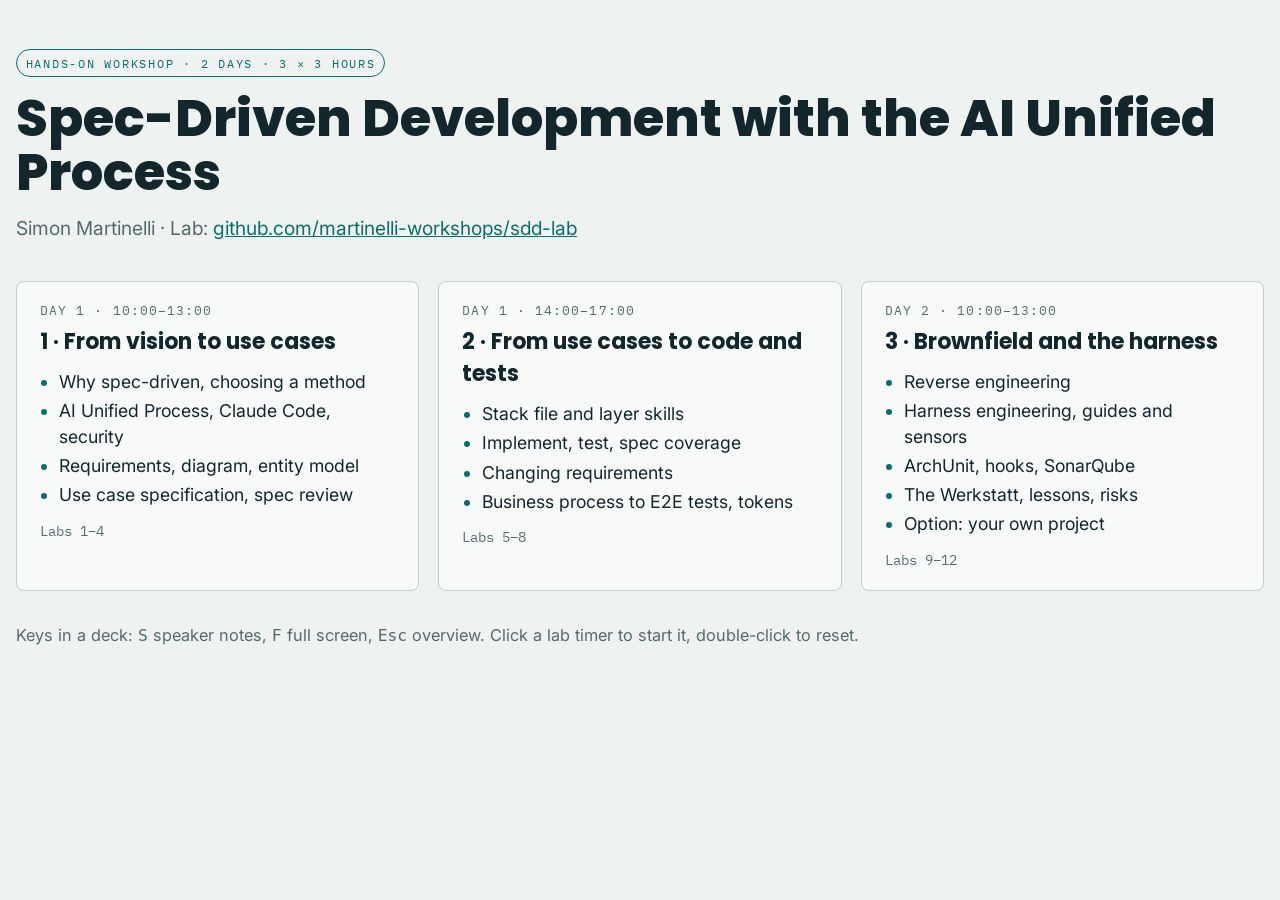
<file: slides/index.html>
<!doctype html>
<html lang="en">
<head>
<meta charset="utf-8">
<meta name="viewport" content="width=device-width, initial-scale=1">
<title>Spec-Driven Development Workshop</title>
<link rel="preconnect" href="https://fonts.googleapis.com">
<link rel="preconnect" href="https://fonts.gstatic.com" crossorigin>
<link rel="stylesheet" href="https://fonts.googleapis.com/css2?family=Poppins:wght@500;600;700;800&family=Inter:wght@400;500;600;700&family=IBM+Plex+Mono:wght@400;500;600&display=swap">
<link rel="stylesheet" href="theme.css">
<style>
html, body { height: auto; }
body { font-family: var(--font-body); font-size: clamp(17px, 1.5vw, 24px); line-height: 1.45; padding: 48px 16px; min-height: 100vh; box-sizing: border-box; }
main { max-width: 1280px; margin: 0 auto; }
.part-card { font-size: 1em; padding: 1em 1.2em; }
.part-card .when { font-size: 0.7em; }
.tag { font-size: 0.65em !important; }
h1 { font-family: var(--font-display); font-weight: 800; font-size: clamp(2rem, 5vw, 3.2rem); line-height: 1.05; margin: 0 0 0.3em; }
p.lead { color: var(--muted); margin: 0 0 2em; }
.parts { font-size: 1em; }
.part-card h3 { font-size: 1.15em; }
@media (max-width: 760px) { .parts { grid-template-columns: 1fr; } }
a.part-card { color: var(--ink); text-decoration: none; transition: border-color .15s; }
a.part-card:hover, a.part-card:focus-visible { border-color: var(--accent); outline: none; }
.part-card h3 { font-family: var(--font-display); }
.part-card ul { margin: 0.3em 0 0; padding-left: 1.1em; display: grid; gap: 0.2em; }
.part-card li::marker { color: var(--accent); }
.labs { font-family: var(--font-mono); font-size: 0.75em; color: var(--muted); margin-top: 0.5em; }
</style>
</head>
<body>
<main>
  <span class="tag" style="font-size:0.75rem">Hands-on Workshop · 2 days · 3 × 3 hours</span>
  <h1>Spec-Driven Development with the AI Unified Process</h1>
  <p class="lead">Simon Martinelli · Lab: <a href="https://github.com/martinelli-workshops/sdd-lab" style="color:var(--accent)">github.com/martinelli-workshops/sdd-lab</a></p>
  <div class="parts">
    <a class="part-card" href="part-1.html">
      <span class="when">Day 1 · 10:00–13:00</span>
      <h3>1 · From vision to use cases</h3>
      <ul><li>Why spec-driven, choosing a method</li><li>AI Unified Process, Claude Code, security</li><li>Requirements, diagram, entity model</li><li>Use case specification, spec review</li></ul>
      <span class="labs">Labs 1–4</span>
    </a>
    <a class="part-card" href="part-2.html">
      <span class="when">Day 1 · 14:00–17:00</span>
      <h3>2 · From use cases to code and tests</h3>
      <ul><li>Stack file and layer skills</li><li>Implement, test, spec coverage</li><li>Changing requirements</li><li>Business process to E2E tests, tokens</li></ul>
      <span class="labs">Labs 5–8</span>
    </a>
    <a class="part-card" href="part-3.html">
      <span class="when">Day 2 · 10:00–13:00</span>
      <h3>3 · Brownfield and the harness</h3>
      <ul><li>Reverse engineering</li><li>Harness engineering, guides and sensors</li><li>ArchUnit, hooks, SonarQube</li><li>The Werkstatt, lessons, risks</li><li>Option: your own project</li></ul>
      <span class="labs">Labs 9–12</span>
    </a>
  </div>
  <p class="lead" style="margin-top:2em; font-size:0.85em">Keys in a deck: <code>S</code> speaker notes, <code>F</code> full screen, <code>Esc</code> overview. Click a lab timer to start it, double-click to reset.</p>
</main>
</body>
</html>
</file>
<file: slides/theme.css>
:root {
  --paper: #eef2f0;
  --ink: #13262b;
  --muted: #566a6d;
  --line: #c3cfcb;
  --accent: #0b6e69;
  --card: #f8faf9;
  --logo: #0e3252;
  --lab: #f2b33d;
  --lab-ink: #1d1a12;
  --lab-soft: #f7cd78;
  --diagram-bg: #ffffff;
  --font-display: "Poppins", "Segoe UI", system-ui, sans-serif;
  --font-body: "Inter", "Segoe UI", system-ui, sans-serif;
  --font-mono: "IBM Plex Mono", ui-monospace, "SF Mono", Menlo, monospace;
}
@media (prefers-color-scheme: dark) {
  :root:not([data-theme="light"]) {
    --paper: #0f1a1c; --ink: #e3ebe8; --muted: #93a8a6; --line: #2b3d3f; --accent: #5cc6bc; --card: #152427; --logo: #e3ebe8;
    --lab: #e9a92f; --lab-ink: #1d1a12; --lab-soft: #f2c46a; --diagram-bg: #f3f6f4; color-scheme: dark;
  }
}
:root[data-theme="dark"] {
  --paper: #0f1a1c; --ink: #e3ebe8; --muted: #93a8a6; --line: #2b3d3f; --accent: #5cc6bc; --card: #152427; --logo: #e3ebe8;
  --lab: #e9a92f; --lab-ink: #1d1a12; --lab-soft: #f2c46a; --diagram-bg: #f3f6f4; color-scheme: dark;
}
html, body { height: 100%; }
body { background: var(--paper); color: var(--ink); margin: 0; }
.reveal { font-family: var(--font-body); font-size: 30px; color: var(--ink); }
.reveal-viewport { background: var(--paper); }
.reveal .slides { text-align: left; }
.reveal .slides section { padding: 0 8px; box-sizing: border-box; height: 100%; }
.reveal h1, .reveal h2, .reveal h3 { font-family: var(--font-display); color: var(--ink); text-wrap: balance; margin: 0; letter-spacing: 0; }
.reveal h1 { font-size: 2.6em; font-weight: 800; line-height: 1.02; }
.reveal h2 { font-size: 1.55em; font-weight: 700; line-height: 1.1; margin-bottom: 0.6em; }
.reveal h3 { font-size: 0.95em; font-weight: 700; margin-bottom: 0.3em; }
.reveal p, .reveal li { line-height: 1.4; }
.reveal p { margin: 0 0 0.6em; }
.reveal ul { margin: 0; padding-left: 1.1em; display: grid; gap: 0.35em; }
.reveal li::marker { color: var(--accent); }
.reveal a { color: var(--accent); text-decoration: underline; text-underline-offset: 0.15em; }
.reveal a:focus-visible, .reveal button:focus-visible { outline: 3px solid var(--accent); outline-offset: 3px; }
.reveal code, .reveal .mono { font-family: var(--font-mono); font-size: 0.9em; }
.reveal :not(pre) > code { background: var(--card); border: 1px solid var(--line); padding: 0.05em 0.3em; border-radius: 4px; }
.reveal pre { width: 100%; margin: 0.4em 0; box-shadow: none; font-size: 0.72em; }
.reveal pre code { display: block; padding: 0.8em 1em; background: var(--card); border: 1px solid var(--line); border-radius: 6px; color: var(--ink); max-height: none; line-height: 1.45; }
.reveal table { border-collapse: collapse; font-size: 0.78em; width: 100%; }
.reveal th, .reveal td { text-align: left; padding: 0.45em 0.7em; border-bottom: 1px solid var(--line); vertical-align: top; }
.reveal th { font-family: var(--font-mono); font-weight: 500; font-size: 0.85em; text-transform: uppercase; letter-spacing: 0.06em; color: var(--muted); }
.reveal tr.hl td { background: var(--card); font-weight: 600; }
.reveal .controls { color: var(--accent); }
.reveal .progress { color: var(--accent); height: 4px; }
.reveal .slide-number { background: transparent; color: var(--muted); font-family: var(--font-mono); font-size: 14px; }

/* Eyebrow: section and clock time */
.eyebrow { font-family: var(--font-mono); font-size: 0.6em; text-transform: uppercase; letter-spacing: 0.14em; color: var(--muted); display: flex; gap: 1.2em; margin-bottom: 1.1em; }
.eyebrow b { color: var(--accent); font-weight: 600; }
.small { font-size: 0.85em; }
.muted { color: var(--muted); }
.source { position: absolute; bottom: 0.4em; left: 8px; font-size: 0.5em; color: var(--muted); font-family: var(--font-mono); }
.cols { display: grid; grid-template-columns: 1fr 1fr; gap: 1.4em; }
.cols3 { display: grid; grid-template-columns: repeat(3, 1fr); gap: 1em; }
.cols > *, .cols3 > * { min-width: 0; }
.box { background: var(--card); border: 1px solid var(--line); border-radius: 8px; padding: 0.8em 1em; font-size: 0.88em; }
.box ul { gap: 0.25em; }
.reveal .kicker { font-family: var(--font-display); font-weight: 700; font-size: 1.05em; color: var(--accent); margin-top: 1em; }
.big-quote { font-family: var(--font-display); font-size: 1.5em; font-weight: 700; line-height: 1.15; max-width: 20em; }

/* Title */
.title-slide .logo { position: absolute; top: 0; right: 0; width: 240px; color: var(--logo); }
.title-slide .logo svg { display: block; width: 100%; height: auto; fill: currentColor; }
.title-slide h1 { max-width: 11em; }
.tag { display: inline-block; font-family: var(--font-mono); font-size: 0.56em; letter-spacing: 0.14em; text-transform: uppercase; border: 1.5px solid var(--accent); color: var(--accent); padding: 0.3em 0.7em; border-radius: 999px; margin-bottom: 1.2em; }

/* Agenda timeline */
.timeline { display: grid; grid-template-columns: 5.2em 1fr auto; font-size: 0.82em; }
.timeline > div { padding: 0.42em 0; border-bottom: 1px solid var(--line); }
.timeline .t { font-family: var(--font-mono); color: var(--muted); font-variant-numeric: tabular-nums; }
.timeline .d { font-family: var(--font-mono); color: var(--muted); text-align: right; font-variant-numeric: tabular-nums; }
.timeline .lab { font-weight: 600; }
.timeline.dense { font-size: 0.74em; }
.timeline.dense > div { padding: 0.3em 0; }
.timeline .lab::before { content: "HANDS-ON"; font-family: var(--font-mono); font-size: 0.68em; letter-spacing: 0.1em; background: var(--lab); color: var(--lab-ink); padding: 0.15em 0.45em; border-radius: 3px; margin-right: 0.6em; vertical-align: 0.12em; }

/* Section divider */
.divider .num { font-family: var(--font-mono); color: var(--accent); font-size: 0.6em; letter-spacing: 0.14em; }
.divider h2 { font-size: 2.6em; font-weight: 800; margin-top: 0.2em; }
.divider p { color: var(--muted); font-size: 1em; }

/* Flow of AI Unified Process steps */

/* Workflow diagrams */
.diagram { background: var(--diagram-bg); border: 1px solid var(--line); border-radius: 8px; padding: 0.5em 0.8em; display: flex; justify-content: center; }
.diagram img { max-width: 100%; max-height: 460px; margin: 0; display: block; }
.diagram-note { display: grid; grid-template-columns: repeat(3, 1fr); gap: 1.2em; font-size: 0.85em; line-height: 1.4; margin-top: 0.7em; }
.diagram-note > div { min-width: 0; }
.diagram-note b { display: block; font-family: var(--font-display); color: var(--accent); font-size: 1.05em; line-height: 1.25; margin-bottom: 0.3em; }

/* Harness components around the agent */
.harness { display: grid; grid-template-columns: 1fr 1fr 1fr; gap: 0.6em; }
.harness > * { min-width: 0; }
.harness .box { font-size: 0.82em; }
.harness .agent { grid-column: 1 / -1; display: flex; align-items: center; justify-content: center; background: var(--accent); color: var(--paper); font-family: var(--font-display); font-weight: 800; font-size: 0.95em; border-radius: 999px; padding: 0.5em 1em; }

/* Guides and sensors diagram */
.gs { display: grid; grid-template-columns: 1fr 110px 210px 120px 1.1fr; align-items: center; margin-top: 0.4em; }
.gs > * { min-width: 0; }
.gs .box { font-size: 0.74em; display: grid; gap: 0.25em; }
.gs .box p { margin: 0 0 0.3em; }
.gs-guides { padding: 1.2em 1.1em; }
.gs-sensors { display: grid; gap: 30px; }
.gs-sensors .box { min-height: 125px; box-sizing: border-box; align-content: center; }
.gs-agent { width: 210px; height: 112px; border-radius: 50%; background: var(--accent); color: var(--paper); font-family: var(--font-display); font-weight: 800; font-size: 0.95em; display: flex; align-items: center; justify-content: center; }
.gs-arrow line { stroke: var(--muted); stroke-width: 2.5; }
.gs-arrow polygon { fill: var(--muted); }

/* Use case document */
.sensors table { font-size: 0.6em; }
.sensors td { padding: 0.38em 0.7em; }
.sensors td:first-child { font-family: var(--font-mono); font-size: 0.92em; white-space: nowrap; }
.sensors td:last-child { white-space: nowrap; color: var(--muted); }
.sensors tr.group td { background: var(--card); font-family: var(--font-mono); font-size: 0.78em; text-transform: uppercase; letter-spacing: 0.08em; color: var(--accent); padding: 0.3em 0.7em; }
.uc { font-family: var(--font-mono); font-size: 0.62em; line-height: 1.5; background: var(--card); border: 1px solid var(--line); border-radius: 6px; padding: 1em 1.2em; white-space: pre-wrap; }
.uc .h { color: var(--accent); font-weight: 600; }

/* Hands-on slides: amber work order */
.reveal section.lab { color: var(--lab-ink); }
.reveal section.lab h2, .reveal section.lab h3 { color: var(--lab-ink); }
.reveal section.lab .eyebrow, .reveal section.lab .eyebrow b { color: var(--lab-ink); }
.reveal section.lab .muted { color: var(--lab-ink); opacity: 0.75; }
.reveal section.lab a { color: var(--lab-ink); }
.lab-head { display: flex; align-items: baseline; justify-content: space-between; gap: 1em; }
.lab-no { font-family: var(--font-display); font-weight: 800; font-size: 4.2em; line-height: 0.8; }
.cmd { display: grid; gap: 0.35em; margin: 0.4em 0 0.9em; }
.cmd code { font-family: var(--font-mono); font-size: 0.95em; font-weight: 600; background: var(--lab-ink); color: var(--lab); padding: 0.35em 0.7em; border-radius: 6px; width: fit-content; border: 0; }
.cmd code.alt { background: transparent; color: var(--lab-ink); border: 2px solid var(--lab-ink); }
.lab-grid { display: grid; grid-template-columns: 1fr 1fr; gap: 1.2em; font-size: 0.85em; }
.lab-grid > div { border-top: 2px solid var(--lab-ink); padding-top: 0.5em; min-width: 0; }
.lab-grid h3 { font-family: var(--font-mono); font-size: 0.8em; text-transform: uppercase; letter-spacing: 0.1em; font-weight: 600; }
.lab-grid ul { gap: 0.2em; }
.lab-grid li::marker { color: var(--lab-ink); }
.reveal section.lab :not(pre) > code { background: var(--lab-soft); border-color: transparent; color: var(--lab-ink); }

/* Countdown on lab slides */
.timer { font-family: var(--font-mono); font-size: 0.75em; font-weight: 600; font-variant-numeric: tabular-nums; background: transparent; color: var(--lab-ink); border: 2px solid var(--lab-ink); border-radius: 999px; padding: 0.25em 0.8em; cursor: pointer; }
.timer.running { background: var(--lab-ink); color: var(--lab); }
.timer.over { background: #b3261e; border-color: #b3261e; color: #fff; }

/* About me */
.about { display: grid; grid-template-columns: 1fr 1.25fr; gap: 1.6em; align-items: start; }
.about .facts { font-size: 0.85em; }
.about .badges { display: flex; gap: 0.5em; margin-top: 1em; }
.about .badges img { height: 64px; width: auto; margin: 0; background: #fff; border-radius: 8px; padding: 2px 6px; }
.about .books { display: grid; grid-template-columns: 1fr 1fr; gap: 1.2em; }
.about figure { margin: 0; text-align: center; }
.about figure img { height: 340px; width: auto; margin: 0 auto; display: block; box-shadow: 0 4px 14px rgba(0,0,0,.25); }
.about figcaption { font-size: 0.66em; margin-top: 0.7em; line-height: 1.4; }

/* Risk-based review */
.review { display: grid; grid-template-columns: 1.15fr 1fr; gap: 1.4em; align-items: start; }
.review .steps { list-style: none; margin: 0; padding: 0; display: grid; gap: 0.3em; font-size: 0.68em; line-height: 1.35; }
.review .steps li { display: grid; grid-template-columns: 2em 1fr; gap: 0.7em; align-items: start; background: var(--card); border: 1px solid var(--line); border-radius: 8px; padding: 0.4em 0.8em; }
.review .steps li b { display: block; font-family: var(--font-display); }
.review .steps .n { font-family: var(--font-mono); font-weight: 600; color: var(--accent); border: 2px solid var(--accent); border-radius: 50%; width: 1.7em; height: 1.7em; display: grid; place-items: center; }
.review .steps li.human { border-color: var(--accent); border-width: 2px; }
.review .side { display: grid; gap: 0.5em; }
.review .box { font-size: 0.78em; }
.review .tiers { display: grid; gap: 0.35em; }
.review .tier { display: inline-grid; place-items: center; width: 1.5em; height: 1.5em; margin-right: 0.5em; border-radius: 4px; background: var(--accent); color: var(--paper); font-family: var(--font-mono); font-weight: 600; }

/* Contact list on the closing slide */
.reveal .contact-name { font-family: var(--font-display); font-weight: 600; font-size: 0.9em; margin: 1.2em 0 0.7em; }
.contacts { display: grid; grid-template-columns: max-content 1fr; column-gap: 1.4em; row-gap: 0.55em; margin: 0; font-size: 0.85em; line-height: 1.3; }
.contacts dt { color: var(--muted); font-family: var(--font-mono); font-size: 0.75em; text-transform: uppercase; letter-spacing: 0.08em; align-self: center; }
.contacts dd { margin: 0; }

/* Skill chains for the scenario workflows */
.chain { display: flex; flex-wrap: wrap; align-items: center; gap: 0.3em 0.35em; }
.chain code, .agents code { white-space: nowrap; }
.chain .arr { color: var(--muted); font-family: var(--font-mono); }
.chain .opt { opacity: 0.7; }
.flows table { font-size: 0.6em; }
.flows td { padding: 0.45em 0.6em; vertical-align: middle; }
.flows td:first-child { font-family: var(--font-display); font-weight: 700; white-space: nowrap; }
.flows td:first-child span { display: block; font-family: var(--font-mono); font-weight: 500; font-size: 0.8em; color: var(--accent); }
.flows td:last-child { color: var(--muted); }
.step-list { display: grid; gap: 0.45em; font-size: 0.8em; }
.step-list .box { display: grid; grid-template-columns: 1.6em 1fr; gap: 0.6em; align-items: start; padding: 0.55em 0.9em; }
.step-list .n { font-family: var(--font-mono); font-weight: 600; color: var(--accent); }
.step-list .box p { margin: 0.2em 0 0; color: var(--muted); font-size: 0.9em; }
@media (prefers-reduced-motion: reduce) { .reveal .slides section { transition: none !important; } }

/* Additions for the three-part workshop */
.reveal .slides section.overview-slide { padding-top: 0; }
.parts { display: grid; grid-template-columns: repeat(3, 1fr); gap: 1em; }
.parts > * { min-width: 0; }
.part-card { background: var(--card); border: 1px solid var(--line); border-radius: 8px; padding: 0.8em 1em; font-size: 0.8em; display: grid; gap: 0.3em; align-content: start; }
.part-card.now { border: 2px solid var(--accent); }
.part-card .when { font-family: var(--font-mono); font-size: 0.75em; letter-spacing: 0.08em; text-transform: uppercase; color: var(--muted); }
.part-card h3 { font-size: 1.05em; margin: 0; }
.part-card ul { font-size: 0.92em; gap: 0.15em; }
.stations { display: flex; flex-wrap: wrap; align-items: stretch; gap: 0.35em; font-size: 0.62em; }
.stations .st { background: var(--card); border: 1px solid var(--line); border-radius: 6px; padding: 0.45em 0.6em; display: grid; gap: 0.15em; min-width: 0; flex: 1 1 0; }
.stations .st b { font-family: var(--font-display); }
.stations .st .who { font-family: var(--font-mono); font-size: 0.8em; color: var(--muted); text-transform: uppercase; letter-spacing: 0.06em; }
.stations .st.human { border: 2px solid var(--accent); }
.stations .st.gate { border-style: dashed; }
.stations .arr { align-self: center; color: var(--muted); font-family: var(--font-mono); }
.tight table { font-size: 0.64em; }
.tight td { padding: 0.36em 0.6em; }
.tight td:first-child { font-family: var(--font-mono); font-size: 0.92em; white-space: nowrap; }
.levels { display: grid; grid-template-columns: repeat(4, 1fr); gap: 0.6em; font-size: 0.74em; }
.levels > * { min-width: 0; }
.levels .box b { display: block; font-family: var(--font-display); color: var(--accent); }
</file>
